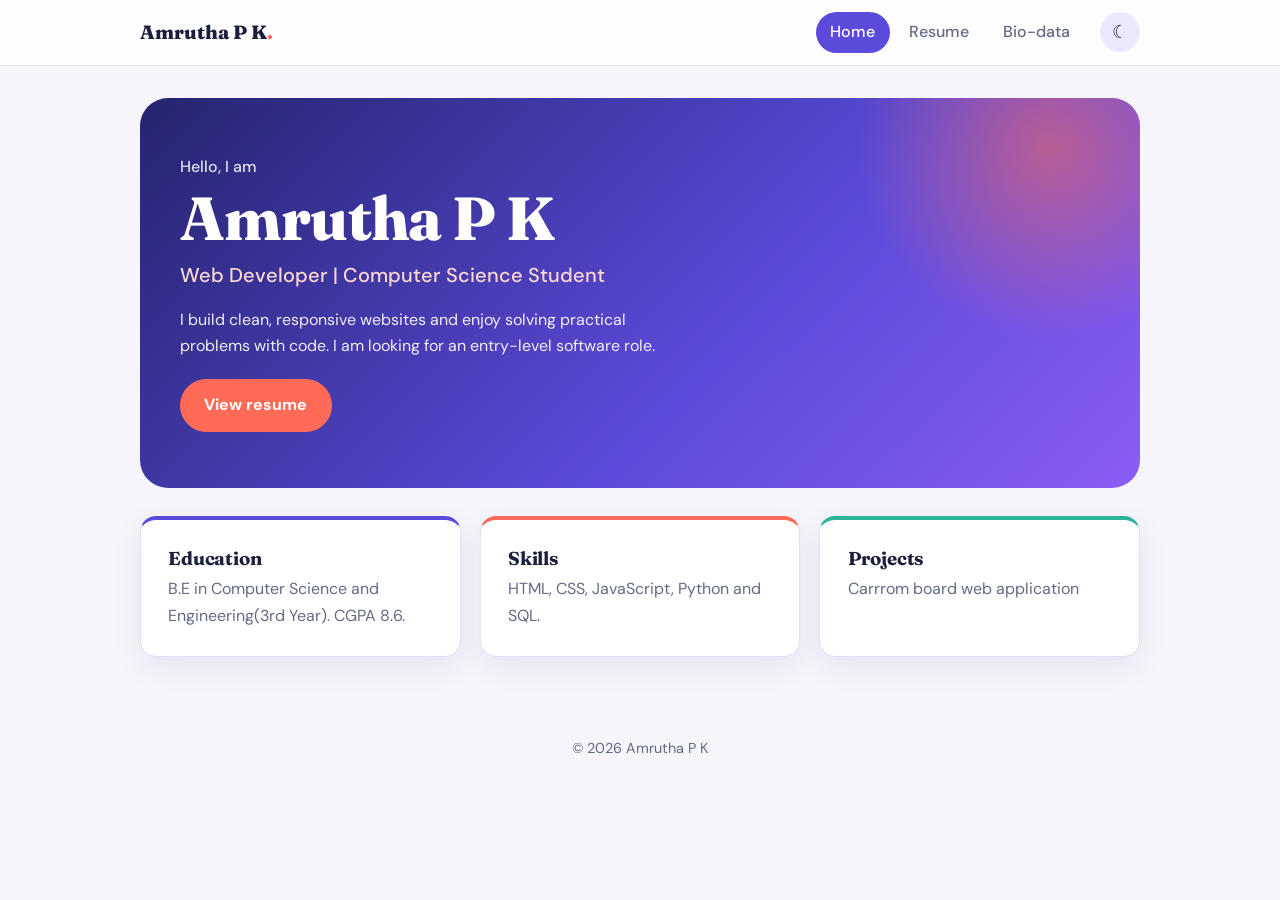
<file: index.html>
<!DOCTYPE html>
<html lang="en">
<head>
<meta charset="UTF-8">
<meta name="viewport" content="width=device-width, initial-scale=1">
<title>Home | Amrutha P K</title>
<meta name="description" content="Resume and bio-data of Amrutha P K">
<link rel="preconnect" href="https://fonts.googleapis.com">
<link rel="preconnect" href="https://fonts.gstatic.com" crossorigin>
<link href="https://fonts.googleapis.com/css2?family=DM+Sans:wght@400;500;700&family=Fraunces:opsz,wght@9..144,600;9..144,800&display=swap" rel="stylesheet">
<link rel="stylesheet" href="style.css">
</head>
<body>
<header>
  <nav aria-label="Main">
    <input type="checkbox" id="nav-toggle" aria-label="Toggle menu">
    <a class="brand" href="index.html">Amrutha P K<span>.</span></a>
    <ul id="menu">
      <li><a class="link active" aria-current="page" href="index.html">Home</a></li>
      <li><a class="link" href="resume.html">Resume</a></li>
      <li><a class="link" href="biodata.html">Bio-data</a></li>
    </ul>
    <button class="icon-btn" id="theme-btn" aria-label="Toggle dark mode">&#9790;</button>
    <label class="icon-btn" id="menu-btn" for="nav-toggle">&#9776;</label>
  </nav>
</header>
<main>
<section class="hero">
  <div>
    <p class="hi">Hello, I am</p>
    <h1>Amrutha P K</h1>
    <p class="role">Web Developer | Computer Science Student</p>
    <p class="lead">I build clean, responsive websites and enjoy solving practical problems with code. I am looking for an entry-level software role.</p>
    <a class="btn" href="resume.html">View resume</a>
  </div>
</section>
<section class="grid3">
  <article class="card"><h3>Education</h3><p>B.E in Computer Science and Engineering(3rd Year). CGPA 8.6.</p></article>
  <article class="card"><h3>Skills</h3><p>HTML, CSS, JavaScript, Python and SQL.</p></article>
  <article class="card"><h3>Projects</h3><p>Carrrom board web application</p></article>
</section>
</main>
<footer>&copy; <span id="year">2026</span> Amrutha P K</footer>
<script src="script.js"></script>
</body>
</html>
</file>
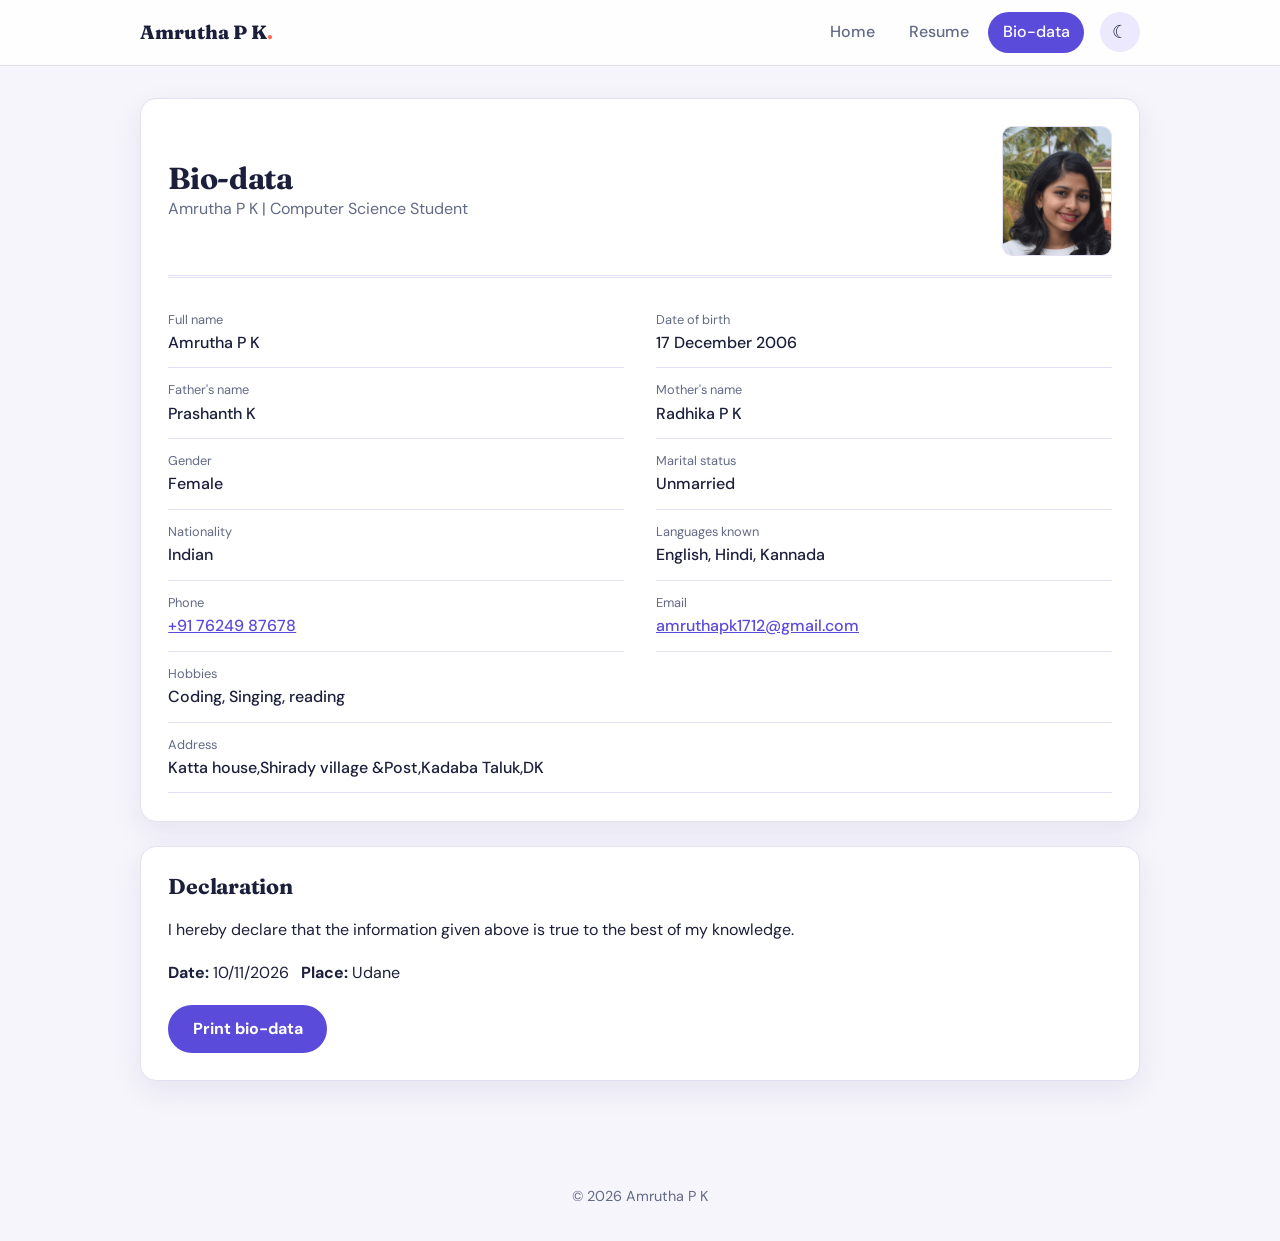
<file: biodata.html>
<!DOCTYPE html>
<html lang="en">
<head>
<meta charset="UTF-8">
<meta name="viewport" content="width=device-width, initial-scale=1">
<title>Bio-data | Amrutha P K</title>
<meta name="description" content="Resume and bio-data of Amrutha P K">
<link rel="preconnect" href="https://fonts.googleapis.com">
<link rel="preconnect" href="https://fonts.gstatic.com" crossorigin>
<link href="https://fonts.googleapis.com/css2?family=DM+Sans:wght@400;500;700&family=Fraunces:opsz,wght@9..144,600;9..144,800&display=swap" rel="stylesheet">
<link rel="stylesheet" href="style.css">
</head>
<body>
<header>
  <nav aria-label="Main">
    <input type="checkbox" id="nav-toggle" aria-label="Toggle menu">
    <a class="brand" href="index.html">Amrutha P K<span>.</span></a>
    <ul id="menu">
      <li><a class="link" href="index.html">Home</a></li>
      <li><a class="link" href="resume.html">Resume</a></li>
      <li><a class="link active" aria-current="page" href="biodata.html">Bio-data</a></li>
    </ul>
    <button class="icon-btn" id="theme-btn" aria-label="Toggle dark mode">&#9790;</button>
    <label class="icon-btn" id="menu-btn" for="nav-toggle">&#9776;</label>
  </nav>
</header>
<main>
<section class="card">
  <div class="sheet-head">
    <div><h1>Bio-data</h1><p>Amrutha P K | Computer Science Student</p></div>
    <img class="photo" src="passport-photo.jpg" alt="Passport photo of Amrutha P K">
  </div>
  <dl class="facts">
    <div class="fact"><dt>Full name</dt><dd>Amrutha P K</dd></div>
    <div class="fact"><dt>Date of birth</dt><dd>17 December 2006</dd></div>
    <div class="fact"><dt>Father's name</dt><dd>Prashanth K</dd></div>
    <div class="fact"><dt>Mother's name</dt><dd>Radhika P K</dd></div>
    <div class="fact"><dt>Gender</dt><dd>Female</dd></div>
    <div class="fact"><dt>Marital status</dt><dd>Unmarried</dd></div>
    <div class="fact"><dt>Nationality</dt><dd>Indian</dd></div>
    <div class="fact"><dt>Languages known</dt><dd>English, Hindi, Kannada</dd></div>
    <div class="fact"><dt>Phone</dt><dd><a href="tel:+7624987678">+91 76249 87678</a></dd></div>
    <div class="fact"><dt>Email</dt><dd><a href="mailto:amruthapk1712@gmail.com">amruthapk1712@gmail.com</a></dd></div>
    <div class="fact wide"><dt>Hobbies</dt><dd>Coding, Singing, reading</dd></div>
    <div class="fact wide"><dt>Address</dt><dd>Katta house,Shirady village &Post,Kadaba Taluk,DK</dd></div>
  </dl>
</section>
<section class="card">
  <h2>Declaration</h2>
  <p>I hereby declare that the information given above is true to the best of my knowledge.</p>
  <p style="margin-top:1rem"><strong>Date:</strong> 10/11/2026 &nbsp;&nbsp;<strong>Place:</strong> Udane</p>
  <button class="btn plain" data-print>Print bio-data</button>
</section>
</main>
<footer>&copy; <span id="year">2026</span> Amrutha P K</footer>
<script src="script.js"></script>
</body>
</html>
</file>
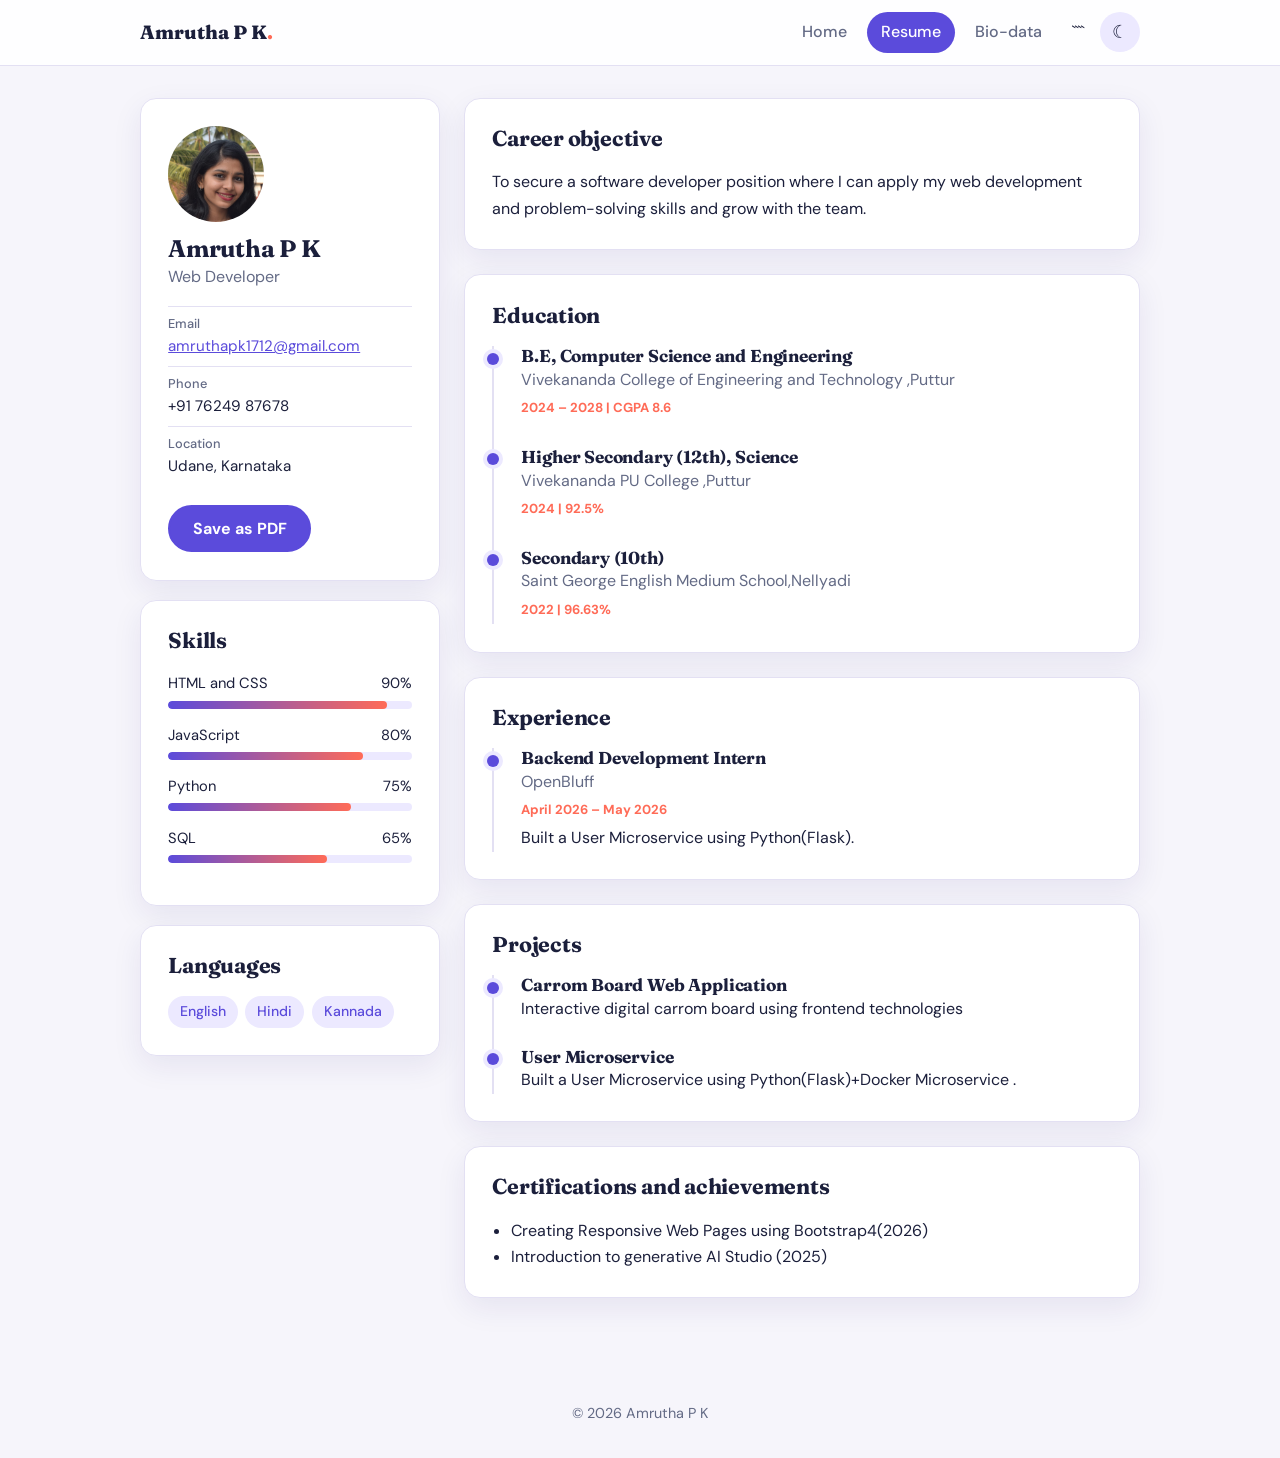
<file: resume.html>
<!DOCTYPE html>
<html lang="en">
<head>
<meta charset="UTF-8">
<meta name="viewport" content="width=device-width, initial-scale=1">
<title>Resume | Amrutha P K</title>
<meta name="description" content="Resume and bio-data of Amrutha P K">
<link rel="preconnect" href="https://fonts.googleapis.com">
<link rel="preconnect" href="https://fonts.gstatic.com" crossorigin>
<link href="https://fonts.googleapis.com/css2?family=DM+Sans:wght@400;500;700&family=Fraunces:opsz,wght@9..144,600;9..144,800&display=swap" rel="stylesheet">
<link rel="stylesheet" href="style.css">
</head>
<body>
<header>
  <nav aria-label="Main">
    <input type="checkbox" id="nav-toggle" aria-label="Toggle menu">
    <a class="brand" href="index.html">Amrutha P K<span>.</span></a>
    <ul id="menu">
      <li><a class="link" href="index.html">Home</a></li>
      <li><a class="link active" aria-current="page" href="resume.html">Resume</a></li>
      <li><a class="link" href="biodata.html">Bio-data</a></li>
    </ul>````
    <button class="icon-btn" id="theme-btn" aria-label="Toggle dark mode">&#9790;</button>
    <label class="icon-btn" id="menu-btn" for="nav-toggle">&#9776;</label>
  </nav>
</header>
<main>
<div class="resume">
  <aside class="side">
    <div class="card">
      <img class="avatar" src="passport-photo.jpg" alt="Passport photo of Amrutha P K">
      <h1>Amrutha P K</h1>
      <p class="sub">Web Developer</p>
      <ul class="contact-list">
        <li><b>Email</b><a href="mailto:amruthapk1712@gmail.com">amruthapk1712@gmail.com</a></li>
        <li><b>Phone</b>+91 76249 87678</li>
        <li><b>Location</b>Udane, Karnataka</li>
      </ul>
      <button class="btn plain" data-print>Save as PDF</button>
    </div>
    <div class="card">
      <h2>Skills</h2>
      <div class="bar"><label>HTML and CSS <span>90%</span></label><div class="track"><div class="fill" style="--level:90%"></div></div></div>
      <div class="bar"><label>JavaScript <span>80%</span></label><div class="track"><div class="fill" style="--level:80%"></div></div></div>
      <div class="bar"><label>Python <span>75%</span></label><div class="track"><div class="fill" style="--level:75%"></div></div></div>
      <div class="bar"><label>SQL <span>65%</span></label><div class="track"><div class="fill" style="--level:65%"></div></div></div>
    </div>
    <div class="card">
      <h2>Languages</h2>
      <div class="tags"><span>English</span><span>Hindi</span><span>Kannada</span></div>
    </div>
  </aside>
  <div>
    <section class="card">
      <h2>Career objective</h2>
      <p>To secure a software developer position where I can apply my web development and problem-solving skills and grow with the team.</p>
    </section>
    <section class="card">
      <h2>Education</h2>
      <div class="timeline">
        <div class="tl-item"><h3>B.E, Computer Science and Engineering</h3><p class="org">Vivekananda College of Engineering and Technology ,Puttur</p><span class="when">2024 – 2028 | CGPA 8.6</span></div>
        <div class="tl-item"><h3>Higher Secondary (12th), Science</h3><p class="org">Vivekananda PU College ,Puttur</p><span class="when">2024 | 92.5%</span></div>
        <div class="tl-item"><h3>Secondary (10th)</h3><p class="org">Saint George English Medium School,Nellyadi</p><span class="when">2022 | 96.63%</span></div>
      </div>
    </section>
    <section class="card">
      <h2>Experience</h2>
      <div class="timeline">
        <div class="tl-item"><h3>Backend Development Intern</h3><p class="org">OpenBluff</p><span class="when">April 2026 – May 2026</span><p>Built a User Microservice using Python(Flask).</p></div>
      </div>
    </section>
    <section class="card">
      <h2>Projects</h2>
      <div class="timeline">
        <div class="tl-item"><h3>Carrom Board Web Application</h3><p>Interactive digital carrom board using frontend technologies</p></div>
        <div class="tl-item"><h3>User Microservice</h3><p>Built a User Microservice using Python(Flask)+Docker Microservice .</p></div>
      </div>
    </section>
    <section class="card">
      <h2>Certifications and achievements</h2>
      <ul style="padding-left:1.2rem">
        <li>Creating Responsive Web Pages using Bootstrap4(2026)</li>
        <li>Introduction to generative AI Studio (2025)</li>
      </ul>
    </section>
  </div>
</div>
</main>
<footer>&copy; <span id="year">2026</span> Amrutha P K</footer>
<script src="script.js"></script>
</body>
</html>
</file>
<file: style.css>
:root{--bg:#f6f5fb;--surface:#fff;--ink:#1b1f3b;--muted:#636a85;--primary:#5b4bdb;--on-primary:#fff;--accent:#ff6b57;--soft:#ece9ff;--line:#e3e0f3;--shadow:0 10px 30px rgba(40,30,120,.08);--radius:16px}
@media (prefers-color-scheme:dark){:root:not([data-theme="light"]){--bg:#0f1226;--surface:#181c38;--ink:#eceefb;--muted:#a3a9c9;--primary:#8f82ff;--on-primary:#0f1226;--accent:#ff8a78;--soft:#232850;--line:#2b3160;--shadow:0 10px 30px rgba(0,0,0,.35)}}
:root[data-theme="dark"]{--bg:#0f1226;--surface:#181c38;--ink:#eceefb;--muted:#a3a9c9;--primary:#8f82ff;--on-primary:#0f1226;--accent:#ff8a78;--soft:#232850;--line:#2b3160;--shadow:0 10px 30px rgba(0,0,0,.35)}
*{box-sizing:border-box;margin:0;padding:0}
html{scroll-behavior:smooth}
body{font-family:"DM Sans",system-ui,-apple-system,"Segoe UI",sans-serif;background:var(--bg);color:var(--ink);line-height:1.65;transition:background .3s,color .3s}
h1,h2,h3{font-family:"Fraunces",Georgia,serif;line-height:1.2;letter-spacing:-.01em}
a{color:var(--primary)}
:focus-visible{outline:3px solid var(--accent);outline-offset:3px}

/* Header */
header{position:sticky;top:0;z-index:20;background:color-mix(in srgb,var(--surface) 88%,transparent);backdrop-filter:blur(10px);border-bottom:1px solid var(--line)}
nav{max-width:1040px;margin:auto;display:flex;align-items:center;gap:1rem;padding:.75rem 1.25rem}
.brand{font:800 1.2rem "Fraunces",Georgia,serif;text-decoration:none;color:var(--ink);margin-right:auto}
.brand span{color:var(--accent)}
nav ul{list-style:none;display:flex;gap:.3rem}
nav a.link{display:block;text-decoration:none;color:var(--muted);padding:.45rem .9rem;border-radius:99px;font-weight:500;transition:.2s}
nav a.link:hover{color:var(--ink);background:var(--soft)}
nav a.link.active{background:var(--primary);color:var(--on-primary)}
.icon-btn{background:var(--soft);border:0;color:var(--ink);width:40px;height:40px;border-radius:50%;cursor:pointer;font-size:1.1rem}
#nav-toggle{position:absolute;opacity:0;pointer-events:none}
#menu-btn{display:none;cursor:pointer;align-items:center;justify-content:center}
#nav-toggle:focus-visible ~ #menu-btn{outline:3px solid var(--accent);outline-offset:3px}
input:user-invalid,textarea:user-invalid{border-color:#d6455d}

main{max-width:1040px;margin:0 auto;padding:2rem 1.25rem 3rem}
.card{background:var(--surface);border:1px solid var(--line);border-radius:var(--radius);padding:1.7rem;box-shadow:var(--shadow);margin-bottom:1.5rem}
.card h2{font-size:1.35rem;margin-bottom:1.1rem}

/* Hero (home) */
.hero{position:relative;overflow:hidden;border-radius:28px;padding:3.5rem 2.5rem;color:#fff;background:linear-gradient(135deg,#25246e 0%,#5b4bdb 60%,#8b5cf6 100%);display:grid;grid-template-columns:1fr 240px;gap:2rem;align-items:center;margin-bottom:1.8rem;animation:rise .8s ease both}
.hero::before{content:"";position:absolute;width:420px;height:420px;right:-120px;top:-160px;border-radius:50%;background:radial-gradient(circle,rgba(255,107,87,.55),transparent 65%)}
.hero>*{position:relative}
.hero .hi{opacity:.85;font-weight:500}
.hero h1{font-size:clamp(2.4rem,6vw,3.8rem);font-weight:800;margin:.2rem 0}
.hero .role{font-size:1.25rem;min-height:1.9rem;color:#ffd9d3;font-weight:500}
.hero p.lead{max-width:46ch;margin-top:.9rem;opacity:.92}
.portrait{width:220px;height:220px;border-radius:50%;justify-self:center;display:grid;place-items:center;font:800 4.5rem "Fraunces",serif;background:rgba(255,255,255,.12);border:3px solid rgba(255,255,255,.55);box-shadow:0 0 0 14px rgba(255,255,255,.08)}
.btn{display:inline-block;background:var(--accent);color:#fff;padding:.7rem 1.4rem;border-radius:99px;text-decoration:none;font-weight:700;margin:1.2rem .6rem 0 0;border:2px solid var(--accent);cursor:pointer;font-size:1rem;font-family:inherit;transition:transform .2s}
.btn:hover{transform:translateY(-2px)}
.btn.ghost{background:transparent;border-color:rgba(255,255,255,.7)}
.btn.plain{background:var(--primary);border-color:var(--primary);color:var(--on-primary)}
@keyframes grow{from{width:0}}
@keyframes rise{from{opacity:0;transform:translateY(18px)}to{opacity:1;transform:none}}

.grid3{display:grid;grid-template-columns:repeat(3,1fr);gap:1.2rem}
.grid3 .card{margin:0;border-top:4px solid var(--primary)}
.grid3 .card:nth-child(2){border-top-color:var(--accent)}
.grid3 .card:nth-child(3){border-top-color:#2bb39b}
.grid3 h3{margin-bottom:.4rem}
.grid3 p{color:var(--muted)}

/* Page title */
.page-title{margin-bottom:1.5rem}
.page-title h1{font-size:2.2rem}
.page-title p{color:var(--muted)}

/* Resume layout */
.resume{display:grid;grid-template-columns:300px 1fr;gap:1.5rem;align-items:start}
.side{position:sticky;top:84px}
.side .card{margin-bottom:1.2rem}
.side .avatar{width:96px;height:96px;border-radius:50%;object-fit:cover;display:block;margin-bottom:.8rem}
.side h1{font-size:1.5rem}
.side .sub{color:var(--muted);margin-bottom:1rem}
.contact-list{list-style:none;font-size:.95rem}
.contact-list li{padding:.4rem 0;border-top:1px solid var(--line);word-break:break-word}
.contact-list b{display:block;font-size:.8rem;color:var(--muted);font-weight:500}
.bar{margin-bottom:.9rem}
.bar label{display:flex;justify-content:space-between;font-size:.92rem;margin-bottom:.3rem}
.track{height:8px;background:var(--soft);border-radius:99px;overflow:hidden}
.fill{height:100%;width:var(--level);animation:grow 1.2s cubic-bezier(.2,.8,.2,1) both;border-radius:99px;background:linear-gradient(90deg,var(--primary),var(--accent));transition:width 1.1s cubic-bezier(.2,.8,.2,1)}
.tags{display:flex;flex-wrap:wrap;gap:.45rem}
.tags span{background:var(--soft);color:var(--primary);padding:.25rem .75rem;border-radius:99px;font-size:.88rem;font-weight:500}

.timeline{position:relative;padding-left:1.7rem;border-left:2px solid var(--line)}
.tl-item{position:relative;margin-bottom:1.5rem}
.tl-item:last-child{margin-bottom:0}
.tl-item::before{content:"";position:absolute;left:calc(-1.7rem - 7px);top:.4rem;width:12px;height:12px;border-radius:50%;background:var(--primary);box-shadow:0 0 0 4px var(--soft)}
.tl-item h3{font-size:1.08rem}
.tl-item .org{color:var(--muted)}
.tl-item .when{display:inline-block;margin:.25rem 0;font-size:.82rem;font-weight:700;color:var(--accent)}

/* Bio-data sheet */
.sheet-head{display:flex;justify-content:space-between;align-items:center;gap:1.5rem;border-bottom:3px double var(--line);padding-bottom:1.2rem;margin-bottom:1.2rem}
.sheet-head h1{font-size:1.9rem}
.sheet-head p{color:var(--muted)}
.photo{width:110px;height:130px;border:1px solid var(--line);border-radius:10px;object-fit:cover;flex-shrink:0}
.facts{display:grid;grid-template-columns:1fr 1fr;gap:0 2rem}
.fact{padding:.7rem 0;border-bottom:1px solid var(--line)}
.fact dt{font-size:.8rem;color:var(--muted)}
.fact dd{font-weight:500}
.fact.wide{grid-column:1/-1}

/* Form */
form label{display:block;margin:1rem 0 .3rem;font-weight:700}
input,textarea{width:100%;padding:.75rem .9rem;border:1.5px solid var(--line);border-radius:12px;background:var(--bg);color:var(--ink);font:inherit}
input:focus,textarea:focus{border-color:var(--primary);outline:none}
.error{color:#d6455d;font-size:.85rem;min-height:1.2em}
#form-status{margin-top:1rem;font-weight:700;color:var(--primary)}

footer{text-align:center;color:var(--muted);padding:2rem 1rem;font-size:.9rem}

@media (max-width:800px){
  #menu-btn{display:flex}
  nav ul{display:none;position:absolute;top:100%;left:0;right:0;flex-direction:column;background:var(--surface);padding:.8rem 1.25rem;border-bottom:1px solid var(--line)}
  #nav-toggle:checked ~ ul{display:flex}
  .hero{grid-template-columns:1fr;text-align:center;padding:2.5rem 1.4rem}
  .hero p.lead{margin-inline:auto}
  .portrait{order:-1;width:150px;height:150px;font-size:3rem}
  .grid3,.resume,.facts{grid-template-columns:1fr}
  .side{position:static}
  .sheet-head{flex-direction:column-reverse;align-items:flex-start}
}
@media (prefers-reduced-motion:reduce){*{animation:none!important;transition:none!important}}
@media print{header,footer,.btn,.icon-btn{display:none}body{background:#fff;color:#000}.card{box-shadow:none}.side{position:static}.resume{grid-template-columns:1fr}.fill{animation:none}}
</file>
